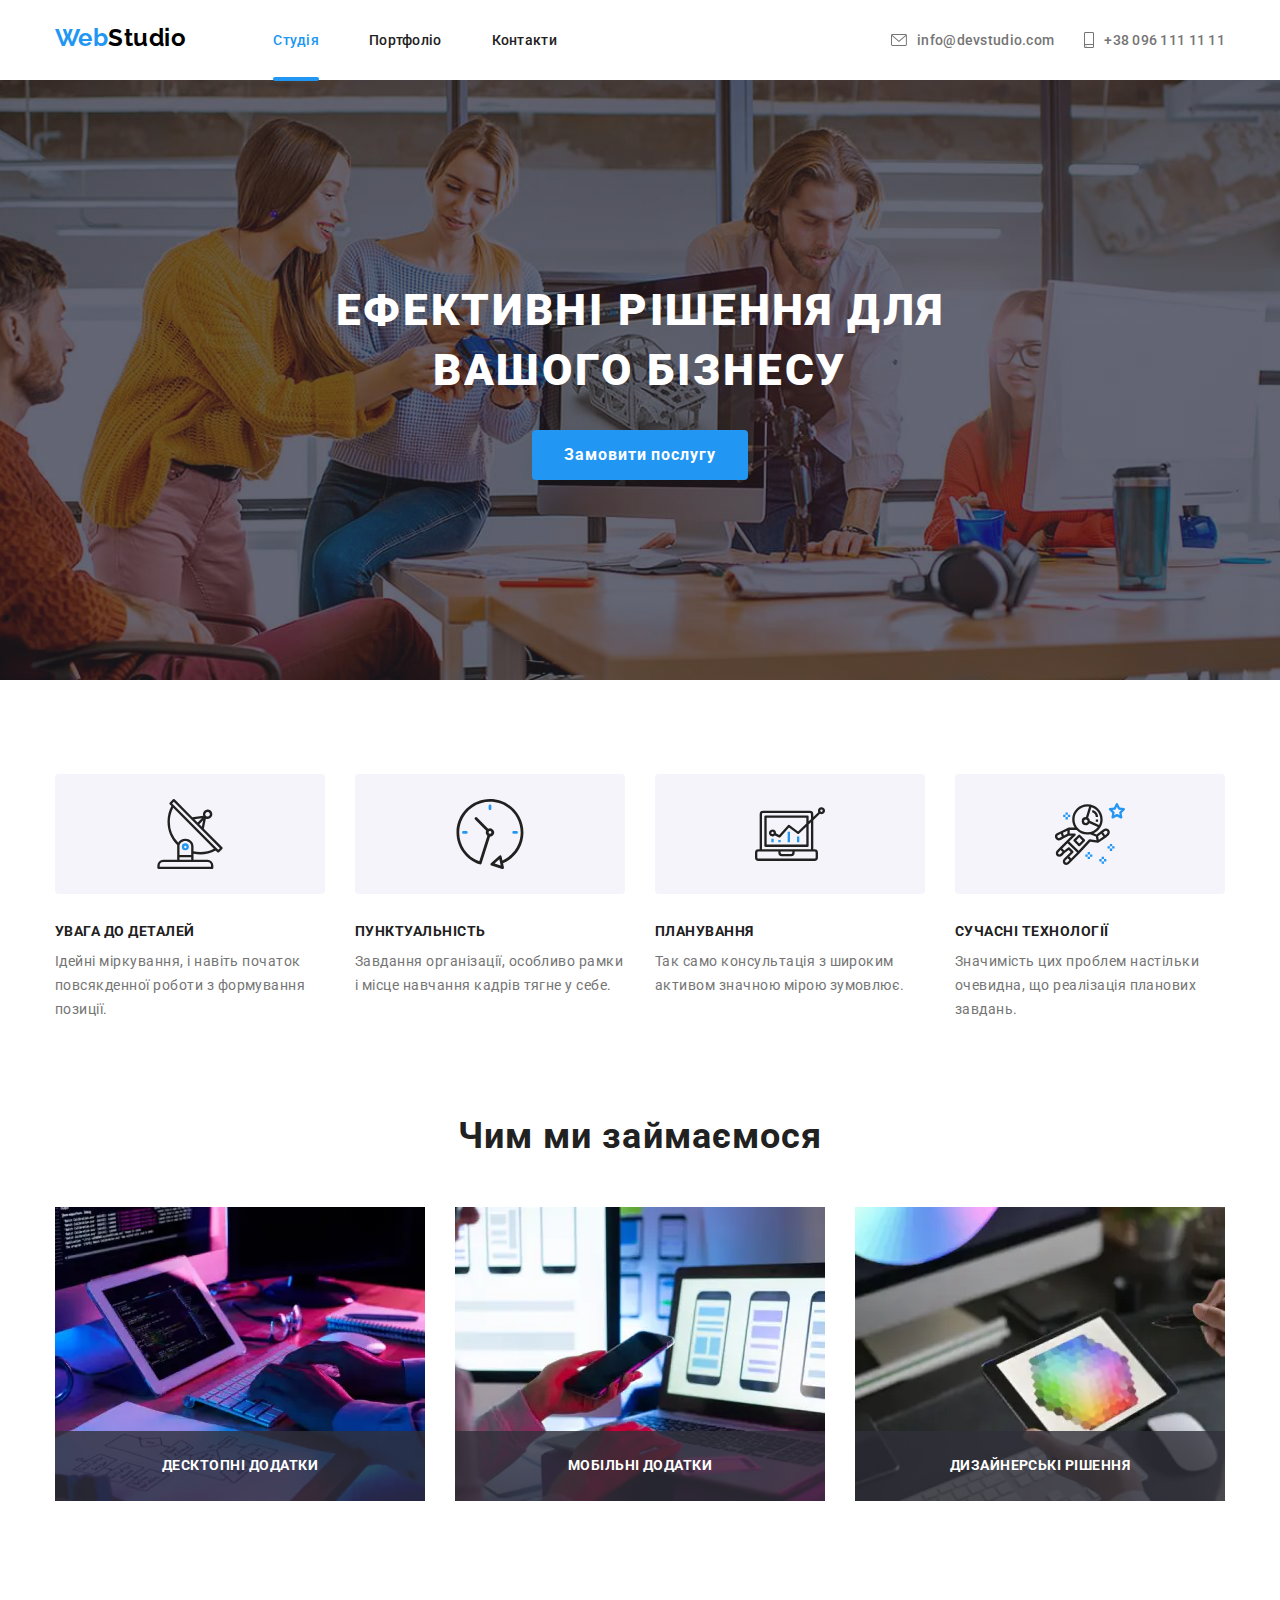
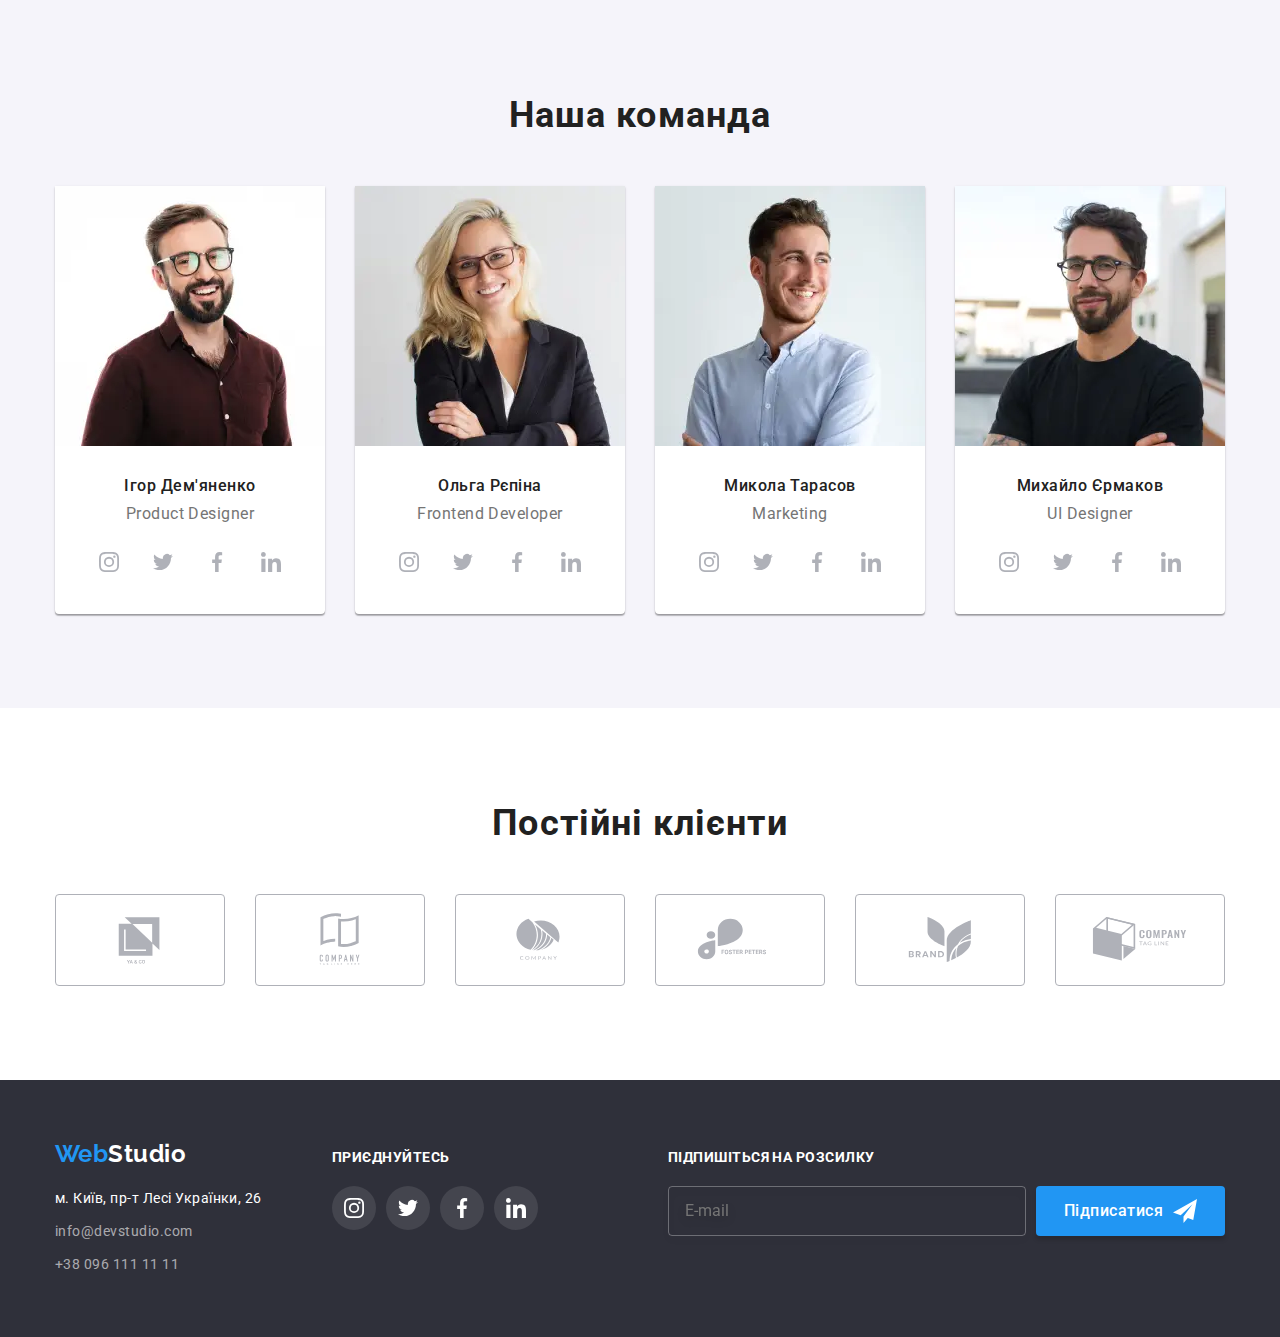
<file: index.html>
<!DOCTYPE html>
<html lang="uk">
  <head>
    <meta charset="UTF-8" />
    <meta http-equiv="X-UA-Compatible" content="IE=edge" />
    <meta name="viewport" content="width=device-width, initial-scale=1.0" />
    <title>WebStudio</title>
    <link rel="preconnect" href="https://fonts.googleapis.com" />
    <link rel="preconnect" href="https://fonts.gstatic.com" crossorigin />
    <link
      href="https://fonts.googleapis.com/css2?family=Raleway:wght@700&family=Roboto:wght@400;500;700;900&display=swap"
      rel="stylesheet"
    />
    <link
      rel="stylesheet"
      href="https://cdnjs.cloudflare.com/ajax/libs/modern-normalize/1.0.0/modern-normalize.min.css"
    />
    <link rel="stylesheet" href="./css/main.min.css" />
  </head>
  <body>
    <header>
      <div class="container header-nav">
        <nav class="navigation">
          <a href="" lang="en" class="logo-header link"
            ><span class="logo-first-part">Web</span>Studio</a
          >
          <ul class="menu list">
            <li class="menu__item">
              <a href="./index.html" class="menu__link menu__link--current link"
                >Студія</a
              >
            </li>
            <li class="menu__item">
              <a href="./portfolio.html" class="menu__link link">Портфоліо</a>
            </li>
            <li class="menu__item">
              <a href="" class="menu__link link">Контакти</a>
            </li>
          </ul>
        </nav>
        <ul class="contacts list">
          <li class="contact__item">
            <a href="mailto:info@devstudio.com" class="contact__link link">
              <svg class="contact__icon" width="16" height="12">
                <use href="./images/icons.svg#icon-envelope"></use>
              </svg>
              info@devstudio.com</a
            >
          </li>
          <li class="contact__item">
            <a href="tel:+380961111111" class="contact__link link">
              <svg class="contact__icon" width="10" height="16">
                <use href="./images/icons.svg#icon-smartphone"></use></svg
              >+38 096 111 11 11</a
            >
          </li>
        </ul>
        <button type="button" class="menu__btn" data-menu-open>
          <svg width="40" height="40">
            <use href="./images/icons.svg#icon-menu"></use>
          </svg>
        </button>
        <div class="mobile-menu" data-menu>
          <div class="container mobile-menu__container">
            <button class="close-btn" data-menu-close>
              <svg class="mobile-menu__btn" width="40" height="40">
                <use href="./images/icons.svg#icon-close"></use>
              </svg>
            </button>
            <div class="mobile-menu__wrapper">
                <ul class="mobile-menu__pages-list list">
                  <li class="mobile-menu__pages-item">
                    <a
                      class="mobile-menu__pages-link mobile-menu__pages-link--current"
                      href="./index.html"
                      >Студія</a
                    >
                  </li>
                  <li class="mobile-menu__pages-item">
                    <a class="mobile-menu__pages-link" href="./portfolio.html"
                      >Портфоліо</a
                    >
                  </li>
                  <li class="mobile-menu__pages-item">
                    <a class="mobile-menu__pages-link" href="">Контакти</a>
                  </li>
                </ul>
                <ul class="mobile-menu__contacts-list list">
                  <li class="mobile-menu__contacts-item">
                    <a
                      class="mobile-menu__contacts-link mobile-menu__contacts-link--current"
                      href="tel:+380961111111"
                      >+380961111111</a
                    >
                  </li>
                  <li class="mobile-menu__contacts-item">
                    <a
                      class="mobile-menu__contacts-link"
                      href="mailto:info@devstudio.com"
                      >info@devstudio.com</a
                    >
                  </li>
                </ul>
              <ul class="mobile-menu__socials-list list">
                <li class="mobile-menu__socials-item">
                  <a class="mobile-menu__socials-link" href="">Instagram</a>
                </li>
                <li class="mobile-menu__socials-item">
                  <a class="mobile-menu__socials-link" href="">Twitter</a>
                </li>
                <li class="mobile-menu__socials-item">
                  <a class="mobile-menu__socials-link" href="">Facebook</a>
                </li>
                <li class="mobile-menu__socials-item">
                  <a class="mobile-menu__socials-link" href="">LinkedIn</a>
                </li>
              </ul>
            </div>
          </div>
        </div>
      </div>
    </header>
    <main>
      <section class="hero__section centered">
        <div class="container">
          <h1 class="hero__title">
            Ефективні рішення для <br />
            вашого бізнесу
          </h1>
          <button type="button" class="hero__btn" data-modal-open>
            Замовити послугу
          </button>
        </div>
      </section>
      <section class="section">
        <div class="container">
          <h2 class="title visually-hidden">Наші особливості</h2>
          <ul class="features list">
            <li class="feature__item">
              <div class="feature__icon">
                <svg width="70" height="70">
                  <use href="./images/icons.svg#icon-antenna"></use>
                </svg>
              </div>
              <h3 class="feature__title">Увага до деталей</h3>
              <p class="feature__text">
                Ідейні міркування, і навіть початок повсякденної роботи з
                формування позиції.
              </p>
            </li>
            <li class="feature__item">
              <div class="feature__icon">
                <svg width="70" height="70">
                  <use href="./images/icons.svg#icon-clock"></use>
                </svg>
              </div>
              <h3 class="feature__title">Пунктуальність</h3>
              <p class="feature__text">
                Завдання організації, особливо рамки і місце навчання кадрів
                тягне у себе.
              </p>
            </li>
            <li class="feature__item">
              <div class="feature__icon">
                <svg width="70" height="70">
                  <use href="./images/icons.svg#icon-diagram"></use>
                </svg>
              </div>
              <h3 class="feature__title">Планування</h3>
              <p class="feature__text">
                Так само консультація з широким активом значною мірою зумовлює.
              </p>
            </li>
            <li class="feature__item">
              <div class="feature__icon">
                <svg width="70" height="70">
                  <use href="./images/icons.svg#icon-astronaut"></use>
                </svg>
              </div>
              <h3 class="feature__title">Сучасні технології</h3>
              <p class="feature__text">
                Значимість цих проблем настільки очевидна, що реалізація
                планових завдань.
              </p>
            </li>
          </ul>
        </div>
      </section>
      <section class="section occupation__section">
        <div class="container">
          <h2 class="title centered">Чим ми займаємося</h2>
          <ul class="occupation__list list">
            <li class="occupation__item">
              <a href="" class="link"
                ><div class="occupation__thumb">
                  <picture>
                    <source
                      srcset="
                        ./images/image1-desk.webp    1x,
                        ./images/image1-desk@2x.webp 2x
                      "
                      media="(min-width: 1200px)"
                      type="image/webp"
                    />
                    <source
                      srcset="
                        ./images/image1-desk.jpg    1x,
                        ./images/image1-desk@2x.jpg 2x
                      "
                      media="(min-width: 1200px)"
                    />

                    <source
                      srcset="
                        ./images/image1-tab.webp    1x,
                        ./images/image1-tab@2x.webp 2x
                      "
                      media="(min-width: 768px)"
                      type="image/webp"
                    />
                    <source
                      srcset="
                        ./images/image1-tab.jpg    1x,
                        ./images/image1-tab@2x.jpg 2x
                      "
                      media="(min-width: 768px)"
                    />

                    <source
                      srcset="
                        ./images/image1.webp    1x,
                        ./images/image1@2x.webp 2x
                      "
                      media="(max-width: 767px)"
                      type="image/webp"
                    />
                    <source
                      srcset="
                        ./images/image1.jpg    1x,
                        ./images/image1@2x.jpg 2x
                      "
                      media="(max-width: 767px)"
                    />

                    <img
                      src="./images/image1.jpg"
                      alt="retina picture"
                      class="team-mate__img"
                    />
                  </picture>
                  <h3 class="occupation__title">Десктопні додатки</h3>
                </div>
              </a>
            </li>
            <li class="occupation__item">
              <a href="" class="link"
                ><div class="occupation__thumb">
                  <picture>
                    <source
                      srcset="
                        ./images/image2-desk.webp    1x,
                        ./images/image2-desk@2x.webp 2x
                      "
                      media="(min-width: 1200px)"
                      type="image/webp"
                    />
                    <source
                      srcset="
                        ./images/image2-desk.jpg    1x,
                        ./images/image2-desk@2x.jpg 2x
                      "
                      media="(min-width: 1200px)"
                    />

                    <source
                      srcset="
                        ./images/image2-tab.webp    1x,
                        ./images/image2-tab@2x.webp 2x
                      "
                      media="(min-width: 768px)"
                      type="image/webp"
                    />
                    <source
                      srcset="
                        ./images/image2-tab.jpg    1x,
                        ./images/image2-tab@2x.jpg 2x
                      "
                      media="(min-width: 768px)"
                    />

                    <source
                      srcset="
                        ./images/image2.webp    1x,
                        ./images/image2@2x.webp 2x
                      "
                      media="(max-width: 767px)"
                      type="image/webp"
                    />
                    <source
                      srcset="
                        ./images/image2.jpg    1x,
                        ./images/image2@2x.jpg 2x
                      "
                      media="(max-width: 767px)"
                    />

                    <img
                      src="./images/image2.jpg"
                      alt="retina picture"
                      class="team-mate__img"
                    />
                  </picture>
                  <h3 class="occupation__title">Мобільні додатки</h3>
                </div></a
              >
            </li>
            <li class="occupation__item">
              <a href="" class="link"
                ><div class="occupation__thumb">
                  <picture>
                    <source
                      srcset="
                        ./images/image3-desk.webp    1x,
                        ./images/image3-desk@2x.webp 2x
                      "
                      media="(min-width: 1200px)"
                      type="image/webp"
                    />
                    <source
                      srcset="
                        ./images/image3-desk.jpg    1x,
                        ./images/image3-desk@2x.jpg 2x
                      "
                      media="(min-width: 1200px)"
                    />

                    <source
                      srcset="
                        ./images/image3-tab.webp    1x,
                        ./images/image3-tab@2x.webp 2x
                      "
                      media="(min-width: 768px)"
                      type="image/webp"
                    />
                    <source
                      srcset="
                        ./images/image3-tab.jpg    1x,
                        ./images/image3-tab@2x.jpg 2x
                      "
                      media="(min-width: 768px)"
                    />

                    <source
                      srcset="
                        ./images/image3.webp    1x,
                        ./images/image3@2x.webp 2x
                      "
                      media="(max-width: 767px)"
                      type="image/webp"
                    />
                    <source
                      srcset="
                        ./images/image3.jpg    1x,
                        ./images/image3@2x.jpg 2x
                      "
                      media="(max-width: 767px)"
                    />

                    <img
                      src="./images/image3.jpg"
                      alt="retina picture"
                      class="team-mate__img"
                    />
                  </picture>
                  <h3 class="occupation__title">Дизайнерські рішення</h3>
                </div></a
              >
            </li>
          </ul>
        </div>
      </section>
      <section class="section team__section">
        <div class="container">
          <h2 class="title centered">Наша команда</h2>
          <ul class="team__list list">
            <li class="team-mate__card">
                <picture>
                  <source
                      srcset="
                        ./images/product-designer-desk.webp    1x,
                        ./images/product-designer-desk@2x.webp 2x
                      "
                      media="(min-width: 1200px)"
                      type="image/webp"
                    />
                    <source
                      srcset="
                        ./images/product-designer-desk.jpg    1x,
                        ./images/product-designer-desk@2x.jpg 2x
                      "
                      media="(min-width: 1200px)"
                    />

                    <source
                      srcset="
                        ./images/product-designer-tab.webp    1x,
                        ./images/product-designer-tab@2x.webp 2x
                      "
                      media="(min-width: 768px)"
                      type="image/webp"
                    />
                    <source
                      srcset="
                        ./images/product-designer-tab.jpg    1x,
                        ./images/product-designer-tab@2x.jpg 2x
                      "
                      media="(min-width: 768px)"
                    />

                    <source
                      srcset="
                        ./images/product-designer.webp    1x,
                        ./images/product-designer@2x.webp 2x
                      "
                      media="(max-width: 767px)"
                      type="image/webp"
                    />
                    <source
                      srcset="
                        ./images/product-designer.jpg    1x,
                        ./images/product-designer@2x.jpg 2x
                      "
                      media="(max-width: 767px)"
                    />

                    <img
                      src="./images/product-designer.jpg"
                      alt="retina picture"
                      class="team-mate__img"
                    />
                  </picture>
              <div class="team-mate__notes">
                <h3 class="team-mate__name">Ігор Дем'яненко</h3>
                <p lang="en" class="team-mate__profession">Product Designer</p>
                <ul class="actions list">
                  <li>
                    <a href="" class="actions__link link">
                      <svg width="20" height="20">
                        <use href="./images/icons.svg#icon-instagram"></use>
                      </svg>
                    </a>
                  </li>
                  <li>
                    <a href="" class="actions__link link">
                      <svg width="20" height="20">
                        <use href="./images/icons.svg#icon-twitter"></use>
                      </svg>
                    </a>
                  </li>
                  <li>
                    <a href="" class="actions__link link">
                      <svg width="20" height="20">
                        <use href="./images/icons.svg#icon-facebook"></use>
                      </svg>
                    </a>
                  </li>
                  <li>
                    <a href="" class="actions__link link">
                      <svg width="20" height="20">
                        <use href="./images/icons.svg#icon-linkedin"></use>
                      </svg>
                    </a>
                  </li>
                </ul>
              </div>
            </li>
            <li class="team-mate__card">
                  <picture>
                    <source
                      srcset="
                        ./images/frontend-developer-desk.webp    1x,
                        ./images/frontend-developer-desk@2x.webp 2x
                      "
                      media="(min-width: 1200px)"
                      type="image/webp"
                    />
                    <source
                      srcset="
                        ./images/frontend-developer-desk.jpg    1x,
                        ./images/frontend-developer-desk@2x.jpg 2x
                      "
                      media="(min-width: 1200px)"
                    />

                    <source
                      srcset="
                        ./images/frontend-developer-tab.webp    1x,
                        ./images/frontend-developer-tab@2x.webp 2x
                      "
                      media="(min-width: 768px)"
                      type="image/webp"
                    />
                    <source
                      srcset="
                        ./images/frontend-developer-tab.jpg    1x,
                        ./images/frontend-developer-tab@2x.jpg 2x
                      "
                      media="(min-width: 768px)"
                    />

                    <source
                      srcset="
                        ./images/frontend-developer.webp    1x,
                        ./images/frontend-developer@2x.webp 2x
                      "
                      media="(max-width: 767px)"
                      type="image/webp"
                    />
                    <source
                      srcset="
                        ./images/frontend-developer.jpg    1x,
                        ./images/frontend-developer@2x.jpg 2x
                      "
                      media="(max-width: 767px)"
                    />

                    <img
                      src="./images/frontend-developer.jpg"
                      alt="retina picture"
                      class="team-mate__img"
                    />
                  </picture>
              <div class="team-mate__notes">
                <h3 class="team-mate__name">Ольга Рєпіна</h3>
                <p lang="en" class="team-mate__profession">
                  Frontend Developer
                </p>
                <ul class="actions list">
                  <li>
                    <a href="" class="actions__link link">
                      <svg width="20" height="20">
                        <use href="./images/icons.svg#icon-instagram"></use>
                      </svg>
                    </a>
                  </li>
                  <li>
                    <a href="" class="actions__link link">
                      <svg width="20" height="20">
                        <use href="./images/icons.svg#icon-twitter"></use>
                      </svg>
                    </a>
                  </li>
                  <li>
                    <a href="" class="actions__link link">
                      <svg width="20" height="20">
                        <use href="./images/icons.svg#icon-facebook"></use>
                      </svg>
                    </a>
                  </li>
                  <li>
                    <a href="" class="actions__link link">
                      <svg width="20" height="20">
                        <use href="./images/icons.svg#icon-linkedin"></use>
                      </svg>
                    </a>
                  </li>
                </ul>
              </div>
            </li>
            <li class="team-mate__card">
                  <picture>
                    <source
                      srcset="
                        ./images/marketing-desk.webp    1x,
                        ./images/marketing-desk@2x.webp 2x
                      "
                      media="(min-width: 1200px)"
                      type="image/webp"
                    />
                    <source
                      srcset="
                        ./images/marketing-desk.jpg    1x,
                        ./images/marketing-desk@2x.jpg 2x
                      "
                      media="(min-width: 1200px)"
                    />

                    <source
                      srcset="
                        ./images/marketing-tab.webp    1x,
                        ./images/marketing-tab@2x.webp 2x
                      "
                      media="(min-width: 768px)"
                      type="image/webp"
                    />
                    <source
                      srcset="
                        ./images/marketing-tab.jpg    1x,
                        ./images/marketing-tab@2x.jpg 2x
                      "
                      media="(min-width: 768px)"
                    />

                    <source
                      srcset="
                        ./images/marketing.webp    1x,
                        ./images/marketing@2x.webp 2x
                      "
                      media="(max-width: 767px)"
                      type="image/webp"
                    />
                    <source
                      srcset="
                        ./images/marketing.jpg    1x,
                        ./images/marketing@2x.jpg 2x
                      "
                      media="(max-width: 767px)"
                    />

                    <img
                      src="./images/marketing.jpg"
                      alt="retina picture"
                      class="team-mate__img"
                    />
                  </picture>
              <div class="team-mate__notes">
                <h3 class="team-mate__name">Микола Тарасов</h3>
                <p lang="en" class="team-mate__profession">Marketing</p>
                <ul class="actions list">
                  <li>
                    <a href="" class="actions__link link">
                      <svg width="20" height="20">
                        <use href="./images/icons.svg#icon-instagram"></use>
                      </svg>
                    </a>
                  </li>
                  <li>
                    <a href="" class="actions__link link">
                      <svg width="20" height="20">
                        <use href="./images/icons.svg#icon-twitter"></use>
                      </svg>
                    </a>
                  </li>
                  <li>
                    <a href="" class="actions__link link">
                      <svg width="20" height="20">
                        <use href="./images/icons.svg#icon-facebook"></use>
                      </svg>
                    </a>
                  </li>
                  <li>
                    <a href="" class="actions__link link">
                      <svg width="20" height="20">
                        <use href="./images/icons.svg#icon-linkedin"></use>
                      </svg>
                    </a>
                  </li>
                </ul>
              </div>
            </li>
            <li class="team-mate__card">
                  <picture>
                    <source
                      srcset="
                        ./images/uidesigner-desk.webp    1x,
                        ./images/uidesigner-desk@2x.webp 2x
                      "
                      media="(min-width: 1200px)"
                      type="image/webp"
                    />
                    <source
                      srcset="
                        ./images/uidesigner-desk.jpg    1x,
                        ./images/uidesigner-desk@2x.jpg 2x
                      "
                      media="(min-width: 1200px)"
                    />

                    <source
                      srcset="
                        ./images/uidesigner-tab.webp    1x,
                        ./images/uidesigner-tab@2x.webp 2x
                      "
                      media="(min-width: 768px)"
                      type="image/webp"
                    />
                    <source
                      srcset="
                        ./images/uidesigner-tab.jpg    1x,
                        ./images/uidesigner-tab@2x.jpg 2x
                      "
                      media="(min-width: 768px)"
                    />

                    <source
                      srcset="
                        ./images/uidesigner.webp    1x,
                        ./images/uidesigner@2x.webp 2x
                      "
                      media="(max-width: 767px)"
                      type="image/webp"
                    />
                    <source
                      srcset="
                        ./images/uidesigner.jpg    1x,
                        ./images/uidesigner@2x.jpg 2x
                      "
                      media="(max-width: 767px)"
                    />

                    <img
                      src="./images/uidesigner.jpg"
                      alt="retina picture"
                      class="team-mate__img"
                    />
                  </picture>
              <div class="team-mate__notes">
                <h3 class="team-mate__name">Михайло Єрмаков</h3>
                <p lang="en" class="team-mate__profession">UI Designer</p>
                <ul class="actions list">
                  <li>
                    <a href="" class="actions__link link">
                      <svg width="20" height="20">
                        <use href="./images/icons.svg#icon-instagram"></use>
                      </svg>
                    </a>
                  </li>
                  <li>
                    <a href="" class="actions__link link">
                      <svg width="20" height="20">
                        <use href="./images/icons.svg#icon-twitter"></use>
                      </svg>
                    </a>
                  </li>
                  <li>
                    <a href="" class="actions__link link">
                      <svg width="20" height="20">
                        <use href="./images/icons.svg#icon-facebook"></use>
                      </svg>
                    </a>
                  </li>
                  <li>
                    <a href="" class="actions__link link">
                      <svg width="20" height="20">
                        <use href="./images/icons.svg#icon-linkedin"></use>
                      </svg>
                    </a>
                  </li>
                </ul>
              </div>
            </li>
          </ul>
        </div>
      </section>
      <section class="section clients__section">
        <div class="container">
          <h2 class="title centered">Постійні клієнти</h2>
          <ul class="clients list">
            <li class="clients__item">
              <a href="" class="clients__link">
                <svg class="clients__icon" width="106" height="60">
                  <use href="./images/icons.svg#icon-group"></use>
                </svg>
              </a>
            </li>
            <li class="clients__item">
              <a href="" class="clients__link">
                <svg class="clients__icon" width="106" height="60">
                  <use href="./images/icons.svg#icon-group-2"></use>
                </svg>
              </a>
            </li>
            <li class="clients__item">
              <a href="" class="clients__link">
                <svg class="clients__icon" width="106" height="60">
                  <use href="./images/icons.svg#icon-group-3"></use>
                </svg>
              </a>
            </li>
            <li class="clients__item">
              <a href="" class="clients__link">
                <svg class="clients__icon" width="106" height="60">
                  <use href="./images/icons.svg#icon-group-4"></use>
                </svg>
              </a>
            </li>
            <li class="clients__item">
              <a href="" class="clients__link">
                <svg class="clients__icon" width="106" height="60">
                  <use href="./images/icons.svg#icon-group-5"></use>
                </svg>
              </a>
            </li>
            <li class="clients__item">
              <a href="" class="clients__link">
                <svg class="clients__icon" width="106" height="60">
                  <use href="./images/icons.svg#icon-group-6"></use>
                </svg>
              </a>
            </li>
          </ul>
        </div>
      </section>
    </main>
    <footer class="footer">
      <div class="container footer__container">
        <div class="footer-left-part">
          <div>
            <a href="" lang="en" class="logo-footer link"
              ><span class="logo-first-part">Web</span>Studio</a
            >
            <address class="footer-address">
              <ul class="address__list list">
                <li class="address__item">
                  <a
                    href="https://goo.gl/maps/QcVGsAYmoGPsiCXT9"
                    class="address__location link"
                    >м. Київ, пр-т Лесі Українки, 26</a
                  >
                </li>
                <li class="address__item">
                  <a
                    href="mailto:info@devstudio.com"
                    class="address__contacts link"
                    >info@devstudio.com</a
                  >
                </li>
                <li class="address__item">
                  <a href="tel:+380961111111" class="address__contacts link"
                    >+38 096 111 11 11</a
                  >
                </li>
              </ul>
            </address>
          </div>
          <div class="socials">
            <h3 class="socials__title">приєднуйтесь</h3>
            <ul class="socials__list list">
              <li class="socials__item">
                <a href="" class="socials__link link">
                  <svg width="20" height="20">
                    <use href="./images/icons.svg#icon-instagram"></use>
                  </svg>
                </a>
              </li>
              <li class="socials__item">
                <a href="" class="socials__link link">
                  <svg width="20" height="20">
                    <use href="./images/icons.svg#icon-twitter"></use>
                  </svg>
                </a>
              </li>
              <li class="socials__item">
                <a href="" class="socials__link link">
                  <svg width="20" height="20">
                    <use href="./images/icons.svg#icon-facebook"></use>
                  </svg>
                </a>
              </li>
              <li class="socials__item">
                <a href="" class="socials__link link">
                  <svg width="20" height="20">
                    <use href="./images/icons.svg#icon-linkedin"></use>
                  </svg>
                </a>
              </li>
            </ul>
          </div>
        </div>
        <div class="sign-up-form">
          <form name="sign-up__form" autocomplete="on" novalidate>
            <h3 class="sign-up__title">Підпишіться на розсилку</h3>
            <div class="sign-up__wrapper">
              <input
                class="sign-up__input"
                type="email"
                name="email"
                placeholder="E-mail"
              />
              <button class="sign-up__btn" type="submit">
                Підписатися
                <svg width="24" height="24">
                  <use href="./images/icons.svg#icon-send"></use>
                </svg>
              </button>
            </div>
          </form>
        </div>
      </div>
    </footer>
    <div class="backdrop is-hidden" data-modal>
      <div class="modal">
        <button class="close-button" data-modal-close>
          <svg width="18" height="18">
            <use href="./images/icons.svg#icon-close-cross"></use>
          </svg>
        </button>
        <form class="user-form">
          <p class="form__text">Залиште свої дані, ми вам передзвонимо</p>
          <label>
            <span class="form__label">Ім'я</span>
            <span class="form__wrapper">
              <input
                type="text"
                class="form__input"
                name="user-name"
                required /><svg class="form__icon" width="18px" height="18px">
                <use href="./images/icons.svg#icon-person"></use></svg></span
          ></label>
          <label>
            <span class="form__label">Телефон</span>
            <span class="form__wrapper"
              ><input
                type="tel"
                class="form__input"
                name="user-phone"
                required /><svg class="form__icon" width="18px" height="18px">
                <use href="./images/icons.svg#icon-phone"></use></svg></span
          ></label>
          <label>
            <span class="form__label">Пошта</span>
            <span class="form__wrapper"
              ><input
                type="email"
                class="form__input"
                name="user-email"
                required /><svg class="form__icon" width="18px" height="18px">
                <use
                  href="./images/icons.svg#icon-envelope-black"
                ></use></svg></span
          ></label>
          <label>
            <span class="form__label">Коментар</span>
            <textarea
              name="user-message"
              class="form__message"
              placeholder="Введіть текст"
            ></textarea>
          </label>
          <label class="form__policy">
            <input
              type="checkbox"
              class="form__check"
              name="user-policy"
              required
            />
            <svg class="form__own-check" width="16px" height="15px">
              <use
                class="form__own-check-icon"
                href="./images/icons.svg#icon-check"
              ></use>
            </svg>
            <span>
            Погоджуюся з розсилкою та приймаю&nbsp;<a href="" class="form__policy-link">Умови договору</a>

          </label>
          <button class="form__btn" type="submit">Відправити</button>
        </form>
      </div>
    </div>
    <script src="./js/mobile-menu.js"></script>
    <script src="./js/modal.js"></script>
  </body>
</html>
</file>
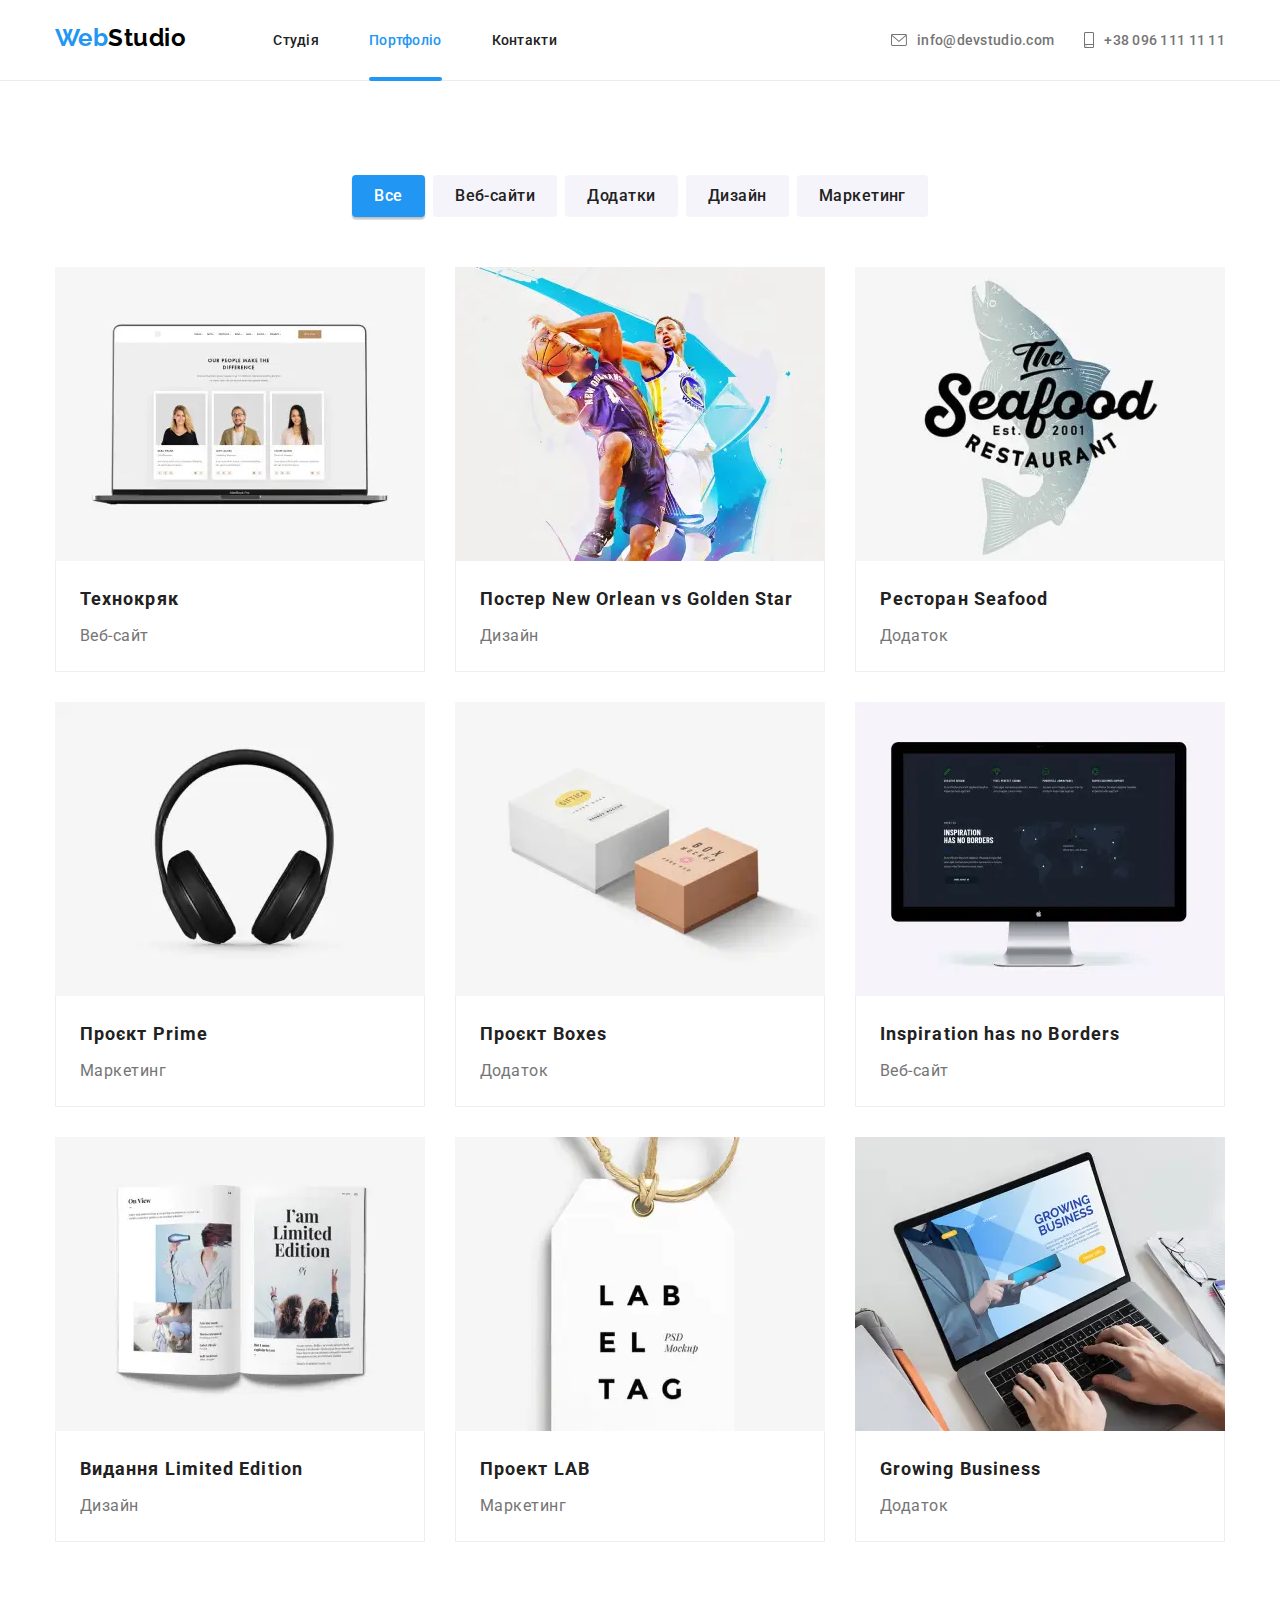
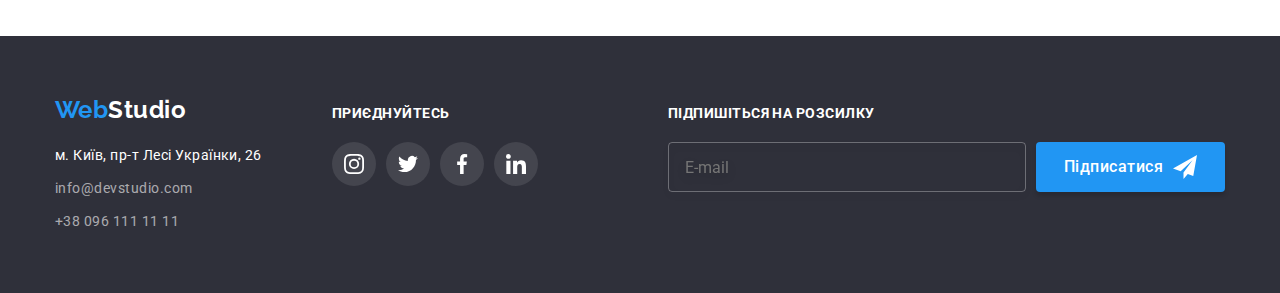
<file: portfolio.html>
<!DOCTYPE html>
<html lang="uk">
  <head>
    <meta charset="UTF-8" />
    <meta http-equiv="X-UA-Compatible" content="IE=edge" />
    <meta name="viewport" content="width=device-width, initial-scale=1.0" />
    <title>Portfolio</title>
    <link rel="preconnect" href="https://fonts.googleapis.com" />
    <link rel="preconnect" href="https://fonts.gstatic.com" crossorigin />
    <link
      href="https://fonts.googleapis.com/css2?family=Raleway:wght@700&family=Roboto:wght@400;500;700;900&display=swap"
      rel="stylesheet"
    />
    <link
      rel="stylesheet"
      href="https://cdnjs.cloudflare.com/ajax/libs/modern-normalize/1.0.0/modern-normalize.min.css"
    />
    <link rel="stylesheet" href="./css/main.min.css" />
  </head>
  <body>
    <header class="page-header">
      <div class="container header-nav">
        <nav class="navigation">
          <a href="" lang="en" class="logo-header link"
            ><span class="logo-first-part">Web</span>Studio</a
          >
          <ul class="menu list">
            <li class="menu__item">
              <a href="./index.html" class="menu__link link">Студія</a>
            </li>
            <li class="menu__item">
              <a
                href="./portfolio.html"
                class="menu__link menu__link--current link"
                >Портфоліо</a
              >
            </li>
            <li class="menu__item">
              <a href="" class="menu__link link">Контакти</a>
            </li>
          </ul>
        </nav>
        <ul class="contacts list">
          <li class="contact__item">
            <a href="mailto:info@devstudio.com" class="contact__link link">
              <svg class="contact__icon" width="16" height="12">
                <use href="./images/icons.svg#icon-envelope"></use>
              </svg>
              info@devstudio.com</a
            >
          </li>
          <li class="contact__item">
            <a href="tel:+380961111111" class="contact__link link">
              <svg class="contact__icon" width="10" height="16">
                <use href="./images/icons.svg#icon-smartphone"></use></svg
              >+38 096 111 11 11</a
            >
          </li>
        </ul>
        <button type="button" class="menu__btn" data-menu-open>
          <svg width="40" height="40">
            <use href="./images/icons.svg#icon-menu"></use>
          </svg>
        </button>
        <div class="mobile-menu" data-menu>
          <div class="container mobile-menu__container">
            <button class="close-btn" data-menu-close>
              <svg class="mobile-menu__btn" width="40" height="40">
                <use href="./images/icons.svg#icon-close"></use>
              </svg>
            </button>
            <div class="mobile-menu__wrapper">
              <ul class="mobile-menu__pages-list list">
                <li class="mobile-menu__pages-item">
                  <a class="mobile-menu__pages-link" href="./index.html"
                    >Студія</a
                  >
                </li>
                <li class="mobile-menu__pages-item">
                  <a
                    class="mobile-menu__pages-link mobile-menu__pages-link--current"
                    href="./portfolio.html"
                    >Портфоліо</a
                  >
                </li>
                <li class="mobile-menu__pages-item">
                  <a class="mobile-menu__pages-link" href="">Контакти</a>
                </li>
              </ul>
              <ul class="mobile-menu__contacts-list list">
                <li class="mobile-menu__contacts-item">
                  <a
                    class="mobile-menu__contacts-link mobile-menu__contacts-link--current"
                    href="tel:+380961111111"
                    >+380961111111</a
                  >
                </li>
                <li class="mobile-menu__contacts-item">
                  <a
                    class="mobile-menu__contacts-link"
                    href="mailto:info@devstudio.com"
                    >info@devstudio.com</a
                  >
                </li>
              </ul>
              <ul class="mobile-menu__socials-list list">
                <li class="mobile-menu__socials-item">
                  <a class="mobile-menu__socials-link" href="">Instagram</a>
                </li>
                <li class="mobile-menu__socials-item">
                  <a class="mobile-menu__socials-link" href="">Twitter</a>
                </li>
                <li class="mobile-menu__socials-item">
                  <a class="mobile-menu__socials-link" href="">Facebook</a>
                </li>
                <li class="mobile-menu__socials-item">
                  <a class="mobile-menu__socials-link" href="">LinkedIn</a>
                </li>
              </ul>
            </div>
          </div>
        </div>
      </div>
    </header>
    <main>
      <section class="section">
        <div class="container">
          <h1 class="page__title visually-hidden">Проекти</h1>
          <ul class="filter__list list">
            <li class="filter__item">
              <button type="button" class="filter__btn filter__btn_active">
                Все
              </button>
            </li>
            <li class="filter__item">
              <button type="button" class="filter__btn">Веб-сайти</button>
            </li>
            <li class="filter__item">
              <button type="button" class="filter__btn">Додатки</button>
            </li>
            <li class="filter__item">
              <button type="button" class="filter__btn">Дизайн</button>
            </li>
            <li class="filter__item">
              <button type="button" class="filter__btn">Маркетинг</button>
            </li>
          </ul>
          <ul class="projects list">
            <li class="project-item">
              <a href="" class="project-card">
                <div class="project-overlay">
                  <picture>
                    <source
                      srcset="
                        ./images/project1-desk.webp    1x,
                        ./images/project1-desk@2x.webp 2x
                      "
                      media="(min-width: 1200px)"
                      type="image/webp"
                    />
                    <source
                      srcset="
                        ./images/project1-desk.jpg    1x,
                        ./images/project1-desk@2x.jpg 2x
                      "
                      media="(min-width: 1200px)"
                    />

                    <source
                      srcset="
                        ./images/project1-tab.webp    1x,
                        ./images/project1-tab@2x.webp 2x
                      "
                      media="(min-width: 768px)"
                      type="image/webp"
                    />
                    <source
                      srcset="
                        ./images/project1-tab.jpg    1x,
                        ./images/project1-tab@2x.jpg 2x
                      "
                      media="(min-width: 768px)"
                    />

                    <source
                      srcset="
                        ./images/project1.webp    1x,
                        ./images/project1@2x.webp 2x
                      "
                      media="(max-width: 767px)"
                      type="image/webp"
                    />
                    <source
                      srcset="
                        ./images/project1.jpg    1x,
                        ./images/project1@2x.jpg 2x
                      "
                      media="(max-width: 767px)"
                    />

                    <img
                      src="./images/project1.jpg"
                      alt="retina picture"
                      class="team-mate__img"
                    />
                  </picture>
                  <div class="project-thumb">
                    <p>
                      Ресурс пропонує комплексні пропозиції з різним рівнем
                      функціоналу та сервісів. Все це дозволить відвідувачу
                      отримати вичерпні відомості про компанію чи приватну
                      особу.
                    </p>
                  </div>
                </div>
                <div class="project-notes">
                  <h2 class="project-title">Технокряк</h2>
                  <p class="project-text">Веб-сайт</p>
                </div>
              </a>
            </li>
            <li class="project-item">
              <a href="" class="project-card">
                <div class="project-overlay">
                  <picture>
                    <source
                      srcset="
                        ./images/project2-desk.webp    1x,
                        ./images/project2-desk@2x.webp 2x
                      "
                      media="(min-width: 1200px)"
                      type="image/webp"
                    />
                    <source
                      srcset="
                        ./images/project2-desk.jpg    1x,
                        ./images/project2-desk@2x.jpg 2x
                      "
                      media="(min-width: 1200px)"
                    />

                    <source
                      srcset="
                        ./images/project2-tab.webp    1x,
                        ./images/project2-tab@2x.webp 2x
                      "
                      media="(min-width: 768px)"
                      type="image/webp"
                    />
                    <source
                      srcset="
                        ./images/project2-tab.jpg    1x,
                        ./images/project2-tab@2x.jpg 2x
                      "
                      media="(min-width: 768px)"
                    />

                    <source
                      srcset="
                        ./images/project2.webp    1x,
                        ./images/project2@2x.webp 2x
                      "
                      media="(max-width: 767px)"
                      type="image/webp"
                    />
                    <source
                      srcset="
                        ./images/project2.jpg    1x,
                        ./images/project2@2x.jpg 2x
                      "
                      media="(max-width: 767px)"
                    />

                    <img
                      src="./images/project2.jpg"
                      alt="retina picture"
                      class="team-mate__img"
                    />
                  </picture>
                  <div class="project-thumb">
                    <p>
                      Ресурс пропонує комплексні пропозиції з різним рівнем
                      функціоналу та сервісів. Все це дозволить відвідувачу
                      отримати вичерпні відомості про компанію чи приватну
                      особу.
                    </p>
                  </div>
                </div>
                <div class="project-notes">
                  <h2 class="project-title">
                    Постер <span lang="en">New Orlean vs Golden Star</span>
                  </h2>
                  <p class="project-text">Дизайн</p>
                </div>
              </a>
            </li>
            <li class="project-item">
              <a href="" class="project-card">
                <div class="project-overlay">
                  <picture>
                    <source
                      srcset="
                        ./images/project3-desk.webp    1x,
                        ./images/project3-desk@2x.webp 2x
                      "
                      media="(min-width: 1200px)"
                      type="image/webp"
                    />
                    <source
                      srcset="
                        ./images/project3-desk.jpg    1x,
                        ./images/project3-desk@2x.jpg 2x
                      "
                      media="(min-width: 1200px)"
                    />

                    <source
                      srcset="
                        ./images/project3-tab.webp    1x,
                        ./images/project3-tab@2x.webp 2x
                      "
                      media="(min-width: 768px)"
                      type="image/webp"
                    />
                    <source
                      srcset="
                        ./images/project3-tab.jpg    1x,
                        ./images/project3-tab@2x.jpg 2x
                      "
                      media="(min-width: 768px)"
                    />

                    <source
                      srcset="
                        ./images/project3.webp    1x,
                        ./images/project3@2x.webp 2x
                      "
                      media="(max-width: 767px)"
                      type="image/webp"
                    />
                    <source
                      srcset="
                        ./images/project3.jpg    1x,
                        ./images/project3@2x.jpg 2x
                      "
                      media="(max-width: 767px)"
                    />

                    <img
                      src="./images/project3.jpg"
                      alt="retina picture"
                      class="team-mate__img"
                    />
                  </picture>
                  <div class="project-thumb">
                    <p>
                      Ресурс пропонує комплексні пропозиції з різним рівнем
                      функціоналу та сервісів. Все це дозволить відвідувачу
                      отримати вичерпні відомості про компанію чи приватну
                      особу.
                    </p>
                  </div>
                </div>
                <div class="project-notes">
                  <h2 class="project-title">
                    Ресторан <span lang="en">Seafood</span>
                  </h2>
                  <p class="project-text">Додаток</p>
                </div>
              </a>
            </li>
            <li class="project-item">
              <a href="" class="project-card">
                <div class="project-overlay">
                  <picture>
                    <source
                      srcset="
                        ./images/project4-desk.webp    1x,
                        ./images/project4-desk@2x.webp 2x
                      "
                      media="(min-width: 1200px)"
                      type="image/webp"
                    />
                    <source
                      srcset="
                        ./images/project4-desk.jpg    1x,
                        ./images/project4-desk@2x.jpg 2x
                      "
                      media="(min-width: 1200px)"
                    />

                    <source
                      srcset="
                        ./images/project4-tab.webp    1x,
                        ./images/project4-tab@2x.webp 2x
                      "
                      media="(min-width: 768px)"
                      type="image/webp"
                    />
                    <source
                      srcset="
                        ./images/project4-tab.jpg    1x,
                        ./images/project4-tab@2x.jpg 2x
                      "
                      media="(min-width: 768px)"
                    />

                    <source
                      srcset="
                        ./images/project4.webp    1x,
                        ./images/project4@2x.webp 2x
                      "
                      media="(max-width: 767px)"
                      type="image/webp"
                    />
                    <source
                      srcset="
                        ./images/project4.jpg    1x,
                        ./images/project4@2x.jpg 2x
                      "
                      media="(max-width: 767px)"
                    />

                    <img
                      src="./images/project4.jpg"
                      alt="retina picture"
                      class="team-mate__img"
                    />
                  </picture>
                  <div class="project-thumb">
                    <p>
                      Ресурс пропонує комплексні пропозиції з різним рівнем
                      функціоналу та сервісів. Все це дозволить відвідувачу
                      отримати вичерпні відомості про компанію чи приватну
                      особу.
                    </p>
                  </div>
                </div>
                <div class="project-notes">
                  <h2 class="project-title">
                    Проєкт <span lang="en">Prime</span>
                  </h2>
                  <p class="project-text">Маркетинг</p>
                </div>
              </a>
            </li>
            <li class="project-item">
              <a href="" class="project-card">
                <div class="project-overlay">
                  <picture>
                    <source
                      srcset="
                        ./images/project5-desk.webp    1x,
                        ./images/project5-desk@2x.webp 2x
                      "
                      media="(min-width: 1200px)"
                      type="image/webp"
                    />
                    <source
                      srcset="
                        ./images/project5-desk.jpg    1x,
                        ./images/project5-desk@2x.jpg 2x
                      "
                      media="(min-width: 1200px)"
                    />

                    <source
                      srcset="
                        ./images/project5-tab.webp    1x,
                        ./images/project5-tab@2x.webp 2x
                      "
                      media="(min-width: 768px)"
                      type="image/webp"
                    />
                    <source
                      srcset="
                        ./images/project5-tab.jpg    1x,
                        ./images/project5-tab@2x.jpg 2x
                      "
                      media="(min-width: 768px)"
                    />

                    <source
                      srcset="
                        ./images/project5.webp    1x,
                        ./images/project5@2x.webp 2x
                      "
                      media="(max-width: 767px)"
                      type="image/webp"
                    />
                    <source
                      srcset="
                        ./images/project5.jpg    1x,
                        ./images/project5@2x.jpg 2x
                      "
                      media="(max-width: 767px)"
                    />

                    <img
                      src="./images/project5.jpg"
                      alt="retina picture"
                      class="team-mate__img"
                    />
                  </picture>
                  <div class="project-thumb">
                    <p>
                      Ресурс пропонує комплексні пропозиції з різним рівнем
                      функціоналу та сервісів. Все це дозволить відвідувачу
                      отримати вичерпні відомості про компанію чи приватну
                      особу.
                    </p>
                  </div>
                </div>
                <div class="project-notes">
                  <h2 class="project-title">
                    Проєкт<span lang="en"> Boxes</span>
                  </h2>
                  <p class="project-text">Додаток</p>
                </div>
              </a>
            </li>
            <li class="project-item">
              <a href="" class="project-card">
                <div class="project-overlay">
                  <picture>
                    <source
                      srcset="
                        ./images/project6-desk.webp    1x,
                        ./images/project6-desk@2x.webp 2x
                      "
                      media="(min-width: 1200px)"
                      type="image/webp"
                    />
                    <source
                      srcset="
                        ./images/project6-desk.jpg    1x,
                        ./images/project6-desk@2x.jpg 2x
                      "
                      media="(min-width: 1200px)"
                    />

                    <source
                      srcset="
                        ./images/project6-tab.webp    1x,
                        ./images/project6-tab@2x.webp 2x
                      "
                      media="(min-width: 768px)"
                      type="image/webp"
                    />
                    <source
                      srcset="
                        ./images/project6-tab.jpg    1x,
                        ./images/project6-tab@2x.jpg 2x
                      "
                      media="(min-width: 768px)"
                    />

                    <source
                      srcset="
                        ./images/project6.webp    1x,
                        ./images/project6@2x.webp 2x
                      "
                      media="(max-width: 767px)"
                      type="image/webp"
                    />
                    <source
                      srcset="
                        ./images/project6.jpg    1x,
                        ./images/project6@2x.jpg 2x
                      "
                      media="(max-width: 767px)"
                    />

                    <img
                      src="./images/project6.jpg"
                      alt="retina picture"
                      class="team-mate__img"
                    />
                  </picture>
                  <div class="project-thumb">
                    <p>
                      Ресурс пропонує комплексні пропозиції з різним рівнем
                      функціоналу та сервісів. Все це дозволить відвідувачу
                      отримати вичерпні відомості про компанію чи приватну
                      особу.
                    </p>
                  </div>
                </div>
                <div class="project-notes">
                  <h2 lang="en" class="project-title">
                    Inspiration has no Borders
                  </h2>
                  <p class="project-text">Веб-сайт</p>
                </div>
              </a>
            </li>
            <li class="project-item">
              <a href="" class="project-card">
                <div class="project-overlay">
                  <picture>
                    <source
                      srcset="
                        ./images/project7-desk.webp    1x,
                        ./images/project7-desk@2x.webp 2x
                      "
                      media="(min-width: 1200px)"
                      type="image/webp"
                    />
                    <source
                      srcset="
                        ./images/project7-desk.jpg    1x,
                        ./images/project7-desk@2x.jpg 2x
                      "
                      media="(min-width: 1200px)"
                    />

                    <source
                      srcset="
                        ./images/project7-tab.webp    1x,
                        ./images/project7-tab@2x.webp 2x
                      "
                      media="(min-width: 768px)"
                      type="image/webp"
                    />
                    <source
                      srcset="
                        ./images/project7-tab.jpg    1x,
                        ./images/project7-tab@2x.jpg 2x
                      "
                      media="(min-width: 768px)"
                    />

                    <source
                      srcset="
                        ./images/project7.webp    1x,
                        ./images/project7@2x.webp 2x
                      "
                      media="(max-width: 767px)"
                      type="image/webp"
                    />
                    <source
                      srcset="
                        ./images/project7.jpg    1x,
                        ./images/project7@2x.jpg 2x
                      "
                      media="(max-width: 767px)"
                    />

                    <img
                      src="./images/project7.jpg"
                      alt="retina picture"
                      class="team-mate__img"
                    />
                  </picture>
                  <div class="project-thumb">
                    <p>
                      Ресурс пропонує комплексні пропозиції з різним рівнем
                      функціоналу та сервісів. Все це дозволить відвідувачу
                      отримати вичерпні відомості про компанію чи приватну
                      особу.
                    </p>
                  </div>
                </div>
                <div class="project-notes">
                  <h2 class="project-title">
                    Видання <span lang="en">Limited Edition</span>
                  </h2>
                  <p class="project-text">Дизайн</p>
                </div>
              </a>
            </li>
            <li class="project-item">
              <a href="" class="project-card">
                <div class="project-overlay">
                  <picture>
                    <source
                      srcset="
                        ./images/project8-desk.webp    1x,
                        ./images/project8-desk@2x.webp 2x
                      "
                      media="(min-width: 1200px)"
                      type="image/webp"
                    />
                    <source
                      srcset="
                        ./images/project8-desk.jpg    1x,
                        ./images/project8-desk@2x.jpg 2x
                      "
                      media="(min-width: 1200px)"
                    />

                    <source
                      srcset="
                        ./images/project8-tab.webp    1x,
                        ./images/project8-tab@2x.webp 2x
                      "
                      media="(min-width: 768px)"
                      type="image/webp"
                    />
                    <source
                      srcset="
                        ./images/project8-tab.jpg    1x,
                        ./images/project8-tab@2x.jpg 2x
                      "
                      media="(min-width: 768px)"
                    />

                    <source
                      srcset="
                        ./images/project8.webp    1x,
                        ./images/project8@2x.webp 2x
                      "
                      media="(max-width: 767px)"
                      type="image/webp"
                    />
                    <source
                      srcset="
                        ./images/project8.jpg    1x,
                        ./images/project8@2x.jpg 2x
                      "
                      media="(max-width: 767px)"
                    />

                    <img
                      src="./images/project8.jpg"
                      alt="retina picture"
                      class="team-mate__img"
                    />
                  </picture>
                  <div class="project-thumb">
                    <p>
                      Ресурс пропонує комплексні пропозиції з різним рівнем
                      функціоналу та сервісів. Все це дозволить відвідувачу
                      отримати вичерпні відомості про компанію чи приватну
                      особу.
                    </p>
                  </div>
                </div>
                <div class="project-notes">
                  <h2 class="project-title">
                    Проект <span lang="en">LAB</span>
                  </h2>
                  <p class="project-text">Маркетинг</p>
                </div>
              </a>
            </li>
            <li class="project-item">
              <a href="" class="project-card">
                <div class="project-overlay">
                  <picture>
                    <source
                      srcset="
                        ./images/project9-desk.webp    1x,
                        ./images/project9-desk@2x.webp 2x
                      "
                      media="(min-width: 1200px)"
                      type="image/webp"
                    />
                    <source
                      srcset="
                        ./images/project9-desk.jpg    1x,
                        ./images/project9-desk@2x.jpg 2x
                      "
                      media="(min-width: 1200px)"
                    />

                    <source
                      srcset="
                        ./images/project9-tab.webp    1x,
                        ./images/project9-tab@2x.webp 2x
                      "
                      media="(min-width: 768px)"
                      type="image/webp"
                    />
                    <source
                      srcset="
                        ./images/project9-tab.jpg    1x,
                        ./images/project9-tab@2x.jpg 2x
                      "
                      media="(min-width: 768px)"
                    />

                    <source
                      srcset="
                        ./images/project9.webp    1x,
                        ./images/project9@2x.webp 2x
                      "
                      media="(max-width: 767px)"
                      type="image/webp"
                    />
                    <source
                      srcset="
                        ./images/project9.jpg    1x,
                        ./images/project9@2x.jpg 2x
                      "
                      media="(max-width: 767px)"
                    />

                    <img
                      src="./images/project9.jpg"
                      alt="retina picture"
                      class="team-mate__img"
                    />
                  </picture>
                  <div class="project-thumb">
                    <p>
                      Ресурс пропонує комплексні пропозиції з різним рівнем
                      функціоналу та сервісів. Все це дозволить відвідувачу
                      отримати вичерпні відомості про компанію чи приватну
                      особу.
                    </p>
                  </div>
                </div>
                <div class="project-notes">
                  <h2 lang="en" class="project-title">Growing Business</h2>
                  <p class="project-text">Додаток</p>
                </div>
              </a>
            </li>
          </ul>
        </div>
      </section>
    </main>
    <footer class="footer">
      <div class="container footer__container">
        <div class="footer-left-part">
          <div>
            <a href="" lang="en" class="logo-footer link"
              ><span class="logo-first-part">Web</span>Studio</a
            >
            <address class="footer-address">
              <ul class="address__list list">
                <li class="address__item">
                  <a
                    href="https://goo.gl/maps/QcVGsAYmoGPsiCXT9"
                    class="address__location link"
                    >м. Київ, пр-т Лесі Українки, 26</a
                  >
                </li>
                <li class="address__item">
                  <a
                    href="mailto:info@devstudio.com"
                    class="address__contacts link"
                    >info@devstudio.com</a
                  >
                </li>
                <li class="address__item">
                  <a href="tel:+380961111111" class="address__contacts link"
                    >+38 096 111 11 11</a
                  >
                </li>
              </ul>
            </address>
          </div>
          <div class="socials">
            <h3 class="socials__title">приєднуйтесь</h3>
            <ul class="socials__list list">
              <li class="socials__item">
                <a href="" class="socials__link link">
                  <svg width="20" height="20">
                    <use href="./images/icons.svg#icon-instagram"></use>
                  </svg>
                </a>
              </li>
              <li class="socials__item">
                <a href="" class="socials__link link">
                  <svg width="20" height="20">
                    <use href="./images/icons.svg#icon-twitter"></use>
                  </svg>
                </a>
              </li>
              <li class="socials__item">
                <a href="" class="socials__link link">
                  <svg width="20" height="20">
                    <use href="./images/icons.svg#icon-facebook"></use>
                  </svg>
                </a>
              </li>
              <li class="socials__item">
                <a href="" class="socials__link link">
                  <svg width="20" height="20">
                    <use href="./images/icons.svg#icon-linkedin"></use>
                  </svg>
                </a>
              </li>
            </ul>
          </div>
        </div>
        <div class="sign-up-form">
          <form name="sign-up__form" autocomplete="on" novalidate>
            <h3 class="sign-up__title">Підпишіться на розсилку</h3>
            <div class="sign-up__wrapper">
              <input
                class="sign-up__input"
                type="email"
                name="email"
                placeholder="E-mail"
              />
              <button class="sign-up__btn" type="submit">
                Підписатися
                <svg width="24" height="24">
                  <use href="./images/icons.svg#icon-send"></use>
                </svg>
              </button>
            </div>
          </form>
        </div>
      </div>
    </footer>
    <div class="backdrop is-hidden" data-modal>
      <div class="modal">
        <button class="close-button" data-modal-close>
          <svg width="18" height="18">
            <use href="./images/icons.svg#icon-close-cross"></use>
          </svg>
        </button>
        <form class="user-form">
          <label
            >Ім'я
            <input
              type="text"
              class="form__input"
              name="user-name"
              required
              minlength="2"
          /></label>
          <label>
            Телефон
            <input type="tel" class="form__input" name="user-phone" required
          /></label>
          <label>
            Пошта
            <input type="email" class="form__input" name="user-email" required
          /></label>
          <label>
            <textarea
              name="user-message"
              class="form__input form__textarea"
              placeholder="Введіть текст"
            ></textarea>
          </label>
          <input type="checkbox" name="policy" id="policy" />
          <label for="policy"
            >Погоджуюся з розсилкою та приймаю &nbsp;
            <span>Умови договору</span>
          </label>
          <button class="form__btn" type="submit">Відправити</button>
        </form>
      </div>
    </div>
    <script src="./js/mobile-menu.js"></script>
    <script src="./js/modal.js"></script>
  </body>
</html>
</file>
<file: css/main.min.css>
:root{--secondary-background-color: #f5f5f5;--title-color: #212121;--text-color: #757575;--accent-color: #2196f3;--accent-hover-color: #188ce8;--text-light-color: #fff;--button-color: #f5f4fa;--darkest-color: #000000;--dark-background-color: #2f303a;--icon-fill-color: #afb1b8}.visually-hidden{position:absolute;white-space:nowrap;width:1px;height:1px;overflow:hidden;border:0;padding:0;clip:rect(0);clip-path:inset(50%);margin:-1px}html{box-sizing:border-box}*,*::before,*::after{box-sizing:inherit}body{margin:0;font-family:Roboto,sans-serif;letter-spacing:.03em;background-color:var(--text-light-color);color:var(--text-color)}footer{padding-top:60px;padding-bottom:60px}.link{display:inline-block;text-decoration:none}.list{margin:0;padding:0;list-style:none}img{display:block}address{font-style:normal}button{display:inline-block;text-decoration:none;text-align:center;font-family:inherit;border:1px solid rgba(0,0,0,0);cursor:pointer}h1,h2,h3,h4,h5,h6,p{margin-top:0;margin-bottom:0}ul ol{margin-top:0;margin-bottom:0;padding-left:0;padding-right:0}.container{width:100%;padding-left:15px;padding-right:15px}.mobile-menu__container{position:relative;max-width:450px;height:100%;padding:48px 40px}@media screen and (min-width: 480px){.container{width:480px;margin-left:auto;margin-right:auto}}@media screen and (min-width: 768px){.container{width:768px}}@media screen and (min-width: 1200px){.container{width:1200px}}.centered{text-align:center}.section{padding-top:60px;padding-bottom:60px}@media screen and (min-width: 1200px){.section{padding-top:94px;padding-bottom:94px}}.occupation__list{display:flex;flex-wrap:wrap;gap:30px}.clients__link,.occupation__title,.feature__icon,.close-button,.sign-up__btn,.socials__link,.actions__link,.actions{display:flex;justify-content:center;align-items:center}.header-nav{display:flex;align-items:center;justify-content:space-between}.page-header{border-bottom:1px solid #ececec}.logo-header,.logo-footer{font-family:Raleway,sans-serif;font-weight:700;font-size:24px;line-height:1.16;text-decoration:none}.logo-first-part{color:var(--accent-color)}.logo-header{display:block;padding-top:16px;padding-bottom:16px;color:var(--darkest-color)}@media screen and (min-width: 768px){.logo-header{padding-top:26px;padding-bottom:26px}}@media screen and (min-width: 1200px){.logo-header{padding-top:24px;padding-bottom:25px}}.logo-footer{margin-bottom:20px;background-color:var(--dark-background-color);color:var(--text-light-color)}.menu{display:none}@media screen and (min-width: 768px){.navigation{display:flex;flex-wrap:wrap;column-gap:87px}.menu{display:flex;column-gap:50px;flex-basis:calc((100% - 87px)/2)}.menu__item{flex-basis:calc((100% - 100px)/3)}.menu__link{padding-top:32px;padding-bottom:32px;display:block;font-weight:500;font-size:14px;line-height:1.1428571429;text-align:center;letter-spacing:.02em;color:var(--title-color);transition:color 250ms cubic-bezier(0.4, 0, 0.2, 1)}.menu__link:hover,.menu__link:focus{color:var(--accent-color)}.menu__link--current{color:var(--accent-color);position:relative}.menu__link--current::after{content:"";display:block;position:absolute;bottom:-1px;width:100%;height:4px;background:#2196f3;border-radius:2px;border:none}}.menu__btn{border:none;background-color:rgba(0,0,0,0);padding:0;line-height:0;color:var(--darkest-color);fill:currentColor}.menu__btn:hover{color:var(--accent-color)}@media screen and (min-width: 768px){.menu__btn{display:none}}.contacts{display:none}@media screen and (min-width: 768px){.contacts{display:flex;flex-direction:column;gap:10px}.contact__item{flex-basis:calc((100% - 10px)/2)}.contact__link{display:flex;align-items:center;font-weight:500;font-size:12px;line-height:1.1666666667;text-align:start;letter-spacing:.02em;color:var(--text-color);fill:currentColor;transition:color 250ms cubic-bezier(0.4, 0, 0.2, 1)}.contact__link:hover,.contact__link:focus{color:var(--accent-color)}.contact__icon{display:flex;align-items:center;margin-right:10px}}@media screen and (min-width: 1200px){.contacts{display:flex;flex-direction:row;align-items:center;margin-left:auto;column-gap:30px}.contact__item{flex-basis:calc((100% - 30px)/2)}}@media screen and (min-width: 1200px){.contact__link{font-size:14px;line-height:16px}}.mobile-menu{position:fixed;top:0;left:0;z-index:100;width:100%;height:100vh;background-color:#fff;font-family:Roboto,sans-serif;opacity:0;visibility:hidden;pointer-events:none;transition:opacity 250ms cubic-bezier(0.4, 0, 0.2, 1),visibility 250ms cubic-bezier(0.4, 0, 0.2, 1)}@media screen and (max-width: 767px){.mobile-menu.is-open{opacity:1;visibility:visible;pointer-events:auto}.close-btn{position:absolute;top:0;right:0;background-color:rgba(0,0,0,0);padding:10px 15px;color:var(--darkest-color);fill:currentColor;transition:color 250ms cubic-bezier(0.4, 0, 0.2, 1)}.close-btn:hover,.close-btn:focus{color:var(--accent-color)}.mobile-menu__wrapper{display:flex;flex-direction:column;align-items:start;height:100%;justify-content:space-between}.mobile-menu__pages-list{display:flex;flex-direction:column;margin-bottom:auto;gap:32px}.mobile-menu__pages-item{flex-basis:calc((100% - 64px)/3)}.mobile-menu__pages-link{font-family:Roboto,sans-serif;font-weight:500;font-size:40px;line-height:1.175;text-align:start;letter-spacing:.02em;text-decoration:none;color:var(--darkest-color);transition:color 250ms cubic-bezier(0.4, 0, 0.2, 1)}.mobile-menu__pages-link:hover,.mobile-menu__pages-link:focus{color:var(--accent-color)}.mobile-menu__pages-link--current{color:var(--accent-color)}.mobile-menu__contacts-list{display:flex;flex-direction:column;gap:32px;margin-bottom:64px}.mobile-menu__contacts-item{flex-basis:calc((100% - 32px)/2)}.mobile-menu__contacts-link{font-family:Roboto,sans-serif;font-weight:500;font-size:24px;line-height:1.1666666667;text-align:start;letter-spacing:.02em;text-decoration:none;color:var(--text-color);transition:color 250ms cubic-bezier(0.4, 0, 0.2, 1)}.mobile-menu__contacts-link:hover,.mobile-menu__contacts-link:focus{color:var(--accent-color)}.mobile-menu__contacts-link--current{font-weight:500;font-size:34px;line-height:1.1764705882;text-align:start;letter-spacing:.02em;color:var(--accent-color)}.mobile-menu__socials-list{display:flex;align-items:start;flex-wrap:wrap;gap:10px;width:auto}.mobile-menu__socials-link{font-family:Roboto,sans-serif;font-weight:500;font-size:18px;line-height:1.2222222222;text-align:start;letter-spacing:.02em;text-decoration:none;color:var(--accent-color);transition:color 250ms cubic-bezier(0.4, 0, 0.2, 1)}.mobile-menu__socials-link:hover,.mobile-menu__socials-link:focus{color:var(--text-color)}.mobile-menu__socials-item:not(:last-child){border-right:1px solid rgba(33,33,33,.2);padding-right:10px}}.sign-up__title,.socials__title,.feature__title,.occupation__title{margin-bottom:10px;font-weight:700;font-size:14px;line-height:1.14;text-transform:uppercase;color:var(--title-color)}.title{margin-bottom:30px;font-weight:700;font-size:28px;line-height:1.1785714286;text-align:center;letter-spacing:.03em;color:var(--title-color)}@media screen and (min-width: 1200px){.title{margin-bottom:50px;font-weight:700;font-size:36px;line-height:1.1666666667;text-align:center;letter-spacing:.03em}}.page__title{color:var(--title-color)}.sign-up__title,.socials__title{margin-bottom:20px;color:var(--text-light-color)}.actions{padding:0;margin:0;gap:10px}.actions__link{text-align:center;padding:0px;width:44px;height:44px;border-radius:50%;cursor:pointer;color:var(--icon-fill-color);fill:currentColor;transition:color 250ms cubic-bezier(0.4, 0, 0.2, 1),background-color 250ms cubic-bezier(0.4, 0, 0.2, 1)}.actions__link:hover,.actions__link:focus{background-color:var(--accent-color);color:var(--text-light-color)}.footer{background-color:#2f303a}.footer-address{font-style:normal;font-size:14px;line-height:1.7;text-decoration:none;background-color:#2f303a}.address__item:not(:last-child){margin-bottom:9px}.address__location{text-decoration:none;color:var(--text-light-color);transition:color 250ms cubic-bezier(0.4, 0, 0.2, 1)}.address__location:hover,.address__location:focus{color:var(--accent-color)}.address__contacts{text-decoration:none;color:rgba(255,255,255,.6);transition:color 250ms cubic-bezier(0.4, 0, 0.2, 1)}.address__contacts:hover,.address__contacts:focus{color:var(--accent-color)}.footer-left-part{display:flex;flex-direction:column;text-align:center;gap:60px}.footer__container{display:flex;align-items:center;flex-direction:column;text-align:center;gap:60px}@media screen and (min-width: 768px){.footer-left-part{flex-direction:row;align-items:baseline;gap:165px}}@media screen and (min-width: 1200px){.footer-left-part{gap:70px;text-align:start}.footer__container{flex-direction:row;align-items:baseline;justify-content:space-between;text-align:start}}.socials__list{display:flex;gap:10px}.socials__item{flex-basis:calc((100% - 30px)/4)}.socials__link{width:44px;height:44px;color:var(--text-light-color);border-radius:50%;fill:currentColor;background:rgba(255,255,255,.1);transition:background-color 250ms cubic-bezier(0.4, 0, 0.2, 1)}.socials__link:hover,.socials__link:focus{background-color:var(--accent-color)}.sign-up-form{width:100%}.sign-up__wrapper{display:flex;flex-direction:column;align-items:center;gap:20px}.sign-up__input{width:100%;height:50px;padding:15px 16px;background-color:rgba(0,0,0,0);border:1px solid rgba(255,255,255,.3);filter:drop-shadow(0px 4px 4px rgba(0, 0, 0, 0.15));border-radius:4px;color:var(--text-light-color);transition:border-color 250ms cubic-bezier(0.4, 0, 0.2, 1)}.sign-up__input:focus{outline:none;border-color:var(--accent-color)}.sign-up-policy{text-decoration-line:underline;color:var(--accent-color)}.sign-up__btn{font-weight:500;font-size:16px;line-height:1.875;text-align:center;letter-spacing:.03em;gap:10px;padding:10px 28px;border:0;min-width:150px;max-width:fit-content;font-family:inherit;font-style:normal;color:var(--text-light-color);background-color:var(--accent-color);box-shadow:0px 4px 4px rgba(0,0,0,.15);border-radius:4px;cursor:pointer;transition:background-color 250ms cubic-bezier(0.4, 0, 0.2, 1)}.sign-up__btn:hover,.sign-up__btn:focus{background-color:var(--accent-hover-color)}@media screen and (min-width: 768px){.sign-up-form{width:auto}.sign-up__input{width:450px}}@media screen and (min-width: 1200px){.sign-up__input{width:358px}.sign-up__wrapper{flex-direction:row;align-items:flex-end;gap:10px}.sign-up__form{text-align:start}}.backdrop{position:fixed;top:0;left:0;width:100%;height:100%;background-color:rgba(0,0,0,.2);z-index:100;overflow:auto;opacity:1;transform:scale(1);visibility:visible;pointer-events:auto;transition:opacity 800ms cubic-bezier(0.4, 0, 0.2, 1),visibility 800ms cubic-bezier(0.4, 0, 0.2, 1),transform 800ms cubic-bezier(0.4, 0, 0.2, 1)}.backdrop.is-hidden{transform:scale(0);opacity:0;visibility:hidden;pointer-events:none}.modal{position:absolute;top:50%;left:50%;transform:translate(-50%, -50%);padding:40px;background-color:#fff;border:1px solid rgba(0,0,0,.1019607843);width:94%}@media screen and (max-width: 767px){.modal{max-width:450px}}.close-button{position:absolute;top:8px;right:8px;width:30px;height:30px;fill:currentColor;color:var(--darkest-color);border-radius:50%;border:1px solid rgba(0,0,0,.1);background-color:#fff;transition:color 250ms cubic-bezier(0.4, 0, 0.2, 1)}.close-button:hover,.close-button:focus{color:var(--accent-color)}@media screen and (min-width: 768px){.modal{width:450px}}@media screen and (min-width: 1200px){.modal{width:528px}}.user-form{display:flex;flex-direction:column}.form__text{margin-bottom:12px;font-family:inherit;font-weight:700;font-size:20px;line-height:1.5;text-align:center;letter-spacing:.03em;color:var(--title-color)}.form__wrapper{position:relative;display:block;margin-bottom:10px}.form__icon{position:absolute;display:block;top:50%;left:12px;transform:translateY(-50%);fill:currentColor;color:var(--darkest-color)}.form__input:focus+.form__icon{color:var(--accent-color)}.form__label{display:block;margin-bottom:4px;font-size:12px;line-height:1.17;letter-spacing:.01em}.form__input{width:100%;height:40px;border:1px solid rgba(33,33,33,.2);border-radius:4px;padding-left:42px;font-size:12px;line-height:1.17;letter-spacing:.01em;transition:border-color 250ms cubic-bezier(0.4, 0, 0.2, 1)}.form__input:focus{outline:none;border-color:var(--accent-color)}.form__message{width:100%;height:120px;resize:none;border:1px solid rgba(33,33,33,.2);border-radius:4px;padding:12px 16px;margin-bottom:20px;font-size:14px;line-height:1.14;letter-spacing:.01em;transition:border-color 250ms cubic-bezier(0.4, 0, 0.2, 1)}.form__message:focus{outline:none;border-color:var(--accent-color)}.form__check{position:absolute;appearance:none}.form__own-check{border:2px solid var(--title-color);border-radius:2px;cursor:pointer;margin-right:8px;flex-shrink:0}.form__check:focus+.form__own-check{border-color:var(--accent-color)}.form__check:checked+.form__own-check{background-color:var(--accent-color);background-size:contain;background-origin:border-box;border-color:var(--accent-color)}.form__check:checked+.form__own-check{background-color:var(--accent-color)}.form__own-check-icon{display:none;width:16px;height:15px;border-radius:2px;cursor:pointer;fill:currentColor;color:var(--text-light-color)}.form__check:checked+.form__own-check .form__own-check-icon{display:block}.form__policy{position:relative;display:flex;align-items:center;margin-bottom:30px;font-size:12px;line-height:1.16;letter-spacing:.03em;color:var(--text-color)}.form__policy-link{font-size:12px;line-height:1.16;color:var(--accent-color)}.form__policy-link:hover,.form__policy-link:focus{text-decoration:none}.form__btn{margin-left:auto;margin-right:auto;display:flex;justify-content:center;padding:10px 52px;border:0;min-width:150px;font-family:inherit;font-style:normal;font-weight:500;font-size:16px;line-height:1.62;text-align:center;background-color:var(--accent-color);box-shadow:0px 4px 4px rgba(0,0,0,.15);border-radius:4px;color:var(--text-light-color);cursor:pointer;transition:background-color 250ms cubic-bezier(0.4, 0, 0.2, 1)}.form__btn:hover,.form__btn:focus{background-color:var(--accent-hover-color)}@media screen and (min-width: 1200px){.form__text{font-weight:700;font-size:20px;line-height:1.15;text-align:center;letter-spacing:.03em}.form__message{font-size:12px;line-height:1.17}.form__own-check{margin-right:8px;margin-left:14px}.form__policy{font-size:14px;line-height:1.71}.form__policy-link{font-size:14px;line-height:1.71}}.hero__section{max-width:1600px;margin-left:auto;margin-right:auto;background-position:center top;background-repeat:no-repeat;background-size:cover;background-color:var(--dark-background-color);text-align:center;padding:118px 0;background-image:linear-gradient(to right, rgba(47, 48, 58, 0.4), rgba(47, 48, 58, 0.4)),url("../images/hero-mob.jpg")}@media screen and (min-device-pixel-ratio: 2)and (max-width: 767px),screen and (min-resolution: 192dpi)and (max-width: 767px),screen and (min-resolution: 2dppx)and (max-width: 767px){.hero__section{background-image:linear-gradient(to right, rgba(47, 48, 58, 0.4), rgba(47, 48, 58, 0.4)),url("../images/hero-mob@2x.jpg")}}@media screen and (min-width: 768px){.hero__section{background-image:linear-gradient(to right, rgba(47, 48, 58, 0.4), rgba(47, 48, 58, 0.4)),url("../images/hero-tab.jpg")}}@media screen and (min-device-pixel-ratio: 2)and (min-width: 768px),screen and (min-resolution: 192dpi)and (min-width: 768px),screen and (min-resolution: 2dppx)and (min-width: 768px){.hero__section{background-image:linear-gradient(to right, rgba(47, 48, 58, 0.4), rgba(47, 48, 58, 0.4)),url("../images/hero-tab@2x.jpg")}}@media screen and (min-width: 1200px){.hero__section{background-image:linear-gradient(to right, rgba(47, 48, 58, 0.4), rgba(47, 48, 58, 0.4)),url("../images/hero-desk.jpg");padding:200px 0}}@media screen and (min-device-pixel-ratio: 2)and (min-width: 1200px),screen and (min-resolution: 192dpi)and (min-width: 1200px),screen and (min-resolution: 2dppx)and (min-width: 1200px){.hero__section{background-image:linear-gradient(to right, rgba(47, 48, 58, 0.4), rgba(47, 48, 58, 0.4)),url("../images/hero-desk@2x.jpg")}}.hero__title{padding:0;margin-bottom:30px;font-family:inherit;font-weight:900;font-size:26px;line-height:1.6153846154;text-align:center;letter-spacing:.06em;text-transform:uppercase;color:var(--text-light-color)}.hero__btn{align-items:center;padding:10px 32px;border:0;border-radius:4px;min-width:216px;font-family:Roboto,sans-serif;font-weight:700;font-size:16px;line-height:1.875;text-align:center;letter-spacing:.06em;background-color:var(--accent-color);color:var(--text-light-color);transition:background-color 250ms cubic-bezier(0.4, 0, 0.2, 1)}.hero__btn:hover,.hero__btn:focus{background-color:var(--accent-hover-color);cursor:pointer}@media screen and (min-width: 1200px){.hero__title{font-size:44px;line-height:60px}}.features{display:flex;flex-direction:column;flex-wrap:wrap;gap:30px}.feature__item{flex-basis:calc((100% - 90px)/4)}.feature__icon{height:120px;margin-bottom:30px;background-color:#f5f4fa;border-radius:4px}.feature__text{margin-top:0;margin-bottom:0px;font-size:14px;line-height:1.7}@media screen and (min-width: 768px){.features{flex-direction:row}.feature__item{flex-basis:calc((100% - 30px)/2)}}@media screen and (max-width: 767px){.feature__title{text-align:center}}@media screen and (min-width: 1200px){.feature__item{flex-basis:calc((100% - 90px)/4)}}@media screen and (max-width: 1199px){.occupation__section{display:none}}.section.occupation__section{padding-top:0}.occupation__thumb{position:relative}.occupation__title{position:absolute;color:var(--text-light-color);width:100%;height:70px;bottom:0;margin-bottom:0;background:rgba(47,48,58,.8)}.occupation__item{flex-basis:calc((100% - 60px)/3)}.team__section{background-color:#f5f4fa}.team__list{display:flex;flex-direction:column;gap:30px}@media screen and (min-width: 768px){.team__list{flex-direction:row;flex-wrap:wrap}}.team-mate__card{background-color:var(--text-light-color);box-shadow:0px 1px 3px rgba(0,0,0,.12),0px 1px 1px rgba(0,0,0,.14),0px 2px 1px rgba(0,0,0,.2);border-radius:0px 0px 4px 4px}.team-mate__img{max-width:100%}.team-mate__notes{padding-top:30px;padding-bottom:24px}.team-mate__name{margin-bottom:10px;font-weight:500;font-size:16px;line-height:1.1875;text-align:center;letter-spacing:.03em;color:var(--title-color)}.team-mate__profession{margin-bottom:16px;font-size:16px;line-height:1.18;text-align:center}@media screen and (min-width: 1200px){.team-mate__notes{padding-bottom:30px}}.clients{display:flex;flex-wrap:wrap;gap:30px}.clients__item{flex-basis:calc((100% - 30px)/2)}.clients__link{text-align:center;padding:0;margin:0;height:92px;color:var(--icon-fill-color);border:1px solid #afb1b8;border-radius:4px;transition:color 250ms cubic-bezier(0.4, 0, 0.2, 1),border 250ms cubic-bezier(0.4, 0, 0.2, 1)}.clients__link:hover,.clients__link:focus{color:var(--accent-color);border:1px solid var(--accent-color)}@media screen and (min-width: 768px){.clients__item{flex-basis:calc((100% - 60px)/3)}}@media screen and (min-width: 1200px){.clients__item{flex-basis:calc((100% - 150px)/6)}}.clients__icon{fill:currentColor;cursor:pointer}.filter__list{display:flex;flex-wrap:wrap;justify-content:flex-start;column-gap:8px;row-gap:15px;margin-bottom:40px}.filter__btn{padding:6px 22px;border:0;border-radius:4px;border-color:#f5f4fa;min-width:73px;font-family:inherit;font-style:normal;font-weight:500;font-size:16px;line-height:1.875;text-align:center;letter-spacing:.03em;background-color:var(--button-color);color:var(--title-color);transition-property:background-color,color,box-shadow;transition-duration:250ms;transition-timing-function:cubic-bezier(0.4, 0, 0.2, 1)}.filter__btn:hover,.filter__btn:focus{box-shadow:0px 3px 1px rgba(0,0,0,.1),0px 1px 2px rgba(0,0,0,.08),0px 2px 2px rgba(0,0,0,.12);border-radius:4px;background-color:var(--accent-color);color:var(--text-light-color);cursor:pointer}.filter__btn_active{background-color:var(--accent-color);box-shadow:0px 3px 1px rgba(0,0,0,.1),0px 1px 2px rgba(0,0,0,.08),0px 2px 2px rgba(0,0,0,.12);color:var(--text-light-color)}@media screen and (min-width: 768px){.filter__list{justify-content:center;margin-bottom:30px}}@media screen and (min-width: 1200px){.filter__list{margin-bottom:50px}}.projects{display:flex;flex-direction:column;row-gap:30px}.project-card{position:relative;display:flex;flex-direction:column;text-decoration:none;height:100%}.project-card:hover,.project-card:focus{box-shadow:0px 1px 1px rgba(0,0,0,.12),0px 4px 4px rgba(0,0,0,.06),1px 4px 6px rgba(0,0,0,.16);transition:box-shadow 250ms cubic-bezier(0.4, 0, 0.2, 1)}.project-overlay{position:relative;overflow:hidden;width:auto}.project-thumb{position:absolute;top:0;left:0;width:100%;height:100%;background:rgba(33,150,243,.9);font-size:18px;line-height:1.56;letter-spacing:.03em;color:var(--text-light-color);padding:0 24px;display:flex;align-items:center;transform:translateY(100.5%);transition:transform 250ms cubic-bezier(0.4, 0, 0.2, 1)}.project-card:hover .project-thumb,.project-card:focus .project-thumb{transform:translateY(0)}.project-notes{padding:20px 24px;border-right:1px solid #eee;border-bottom:1px solid #eee;border-left:1px solid #eee;margin-bottom:auto;flex-grow:1}.project-title{margin-bottom:4px;font-weight:700;font-size:18px;line-height:2;text-align:start;letter-spacing:.06em;color:var(--title-color)}.project-text{font-size:16px;line-height:1.88;color:var(--text-color)}@media screen and (min-width: 768px){.projects{display:flex;flex-direction:row;flex-wrap:wrap;gap:30px}.project-item{flex-basis:calc((100% - 30px)/2)}}@media screen and (min-width: 1200px){.projects{display:flex;flex-direction:row;flex-wrap:wrap;gap:30px}.project-item{flex-basis:calc((100% - 60px)/3)}}/*# sourceMappingURL=main.min.css.map */
</file>
